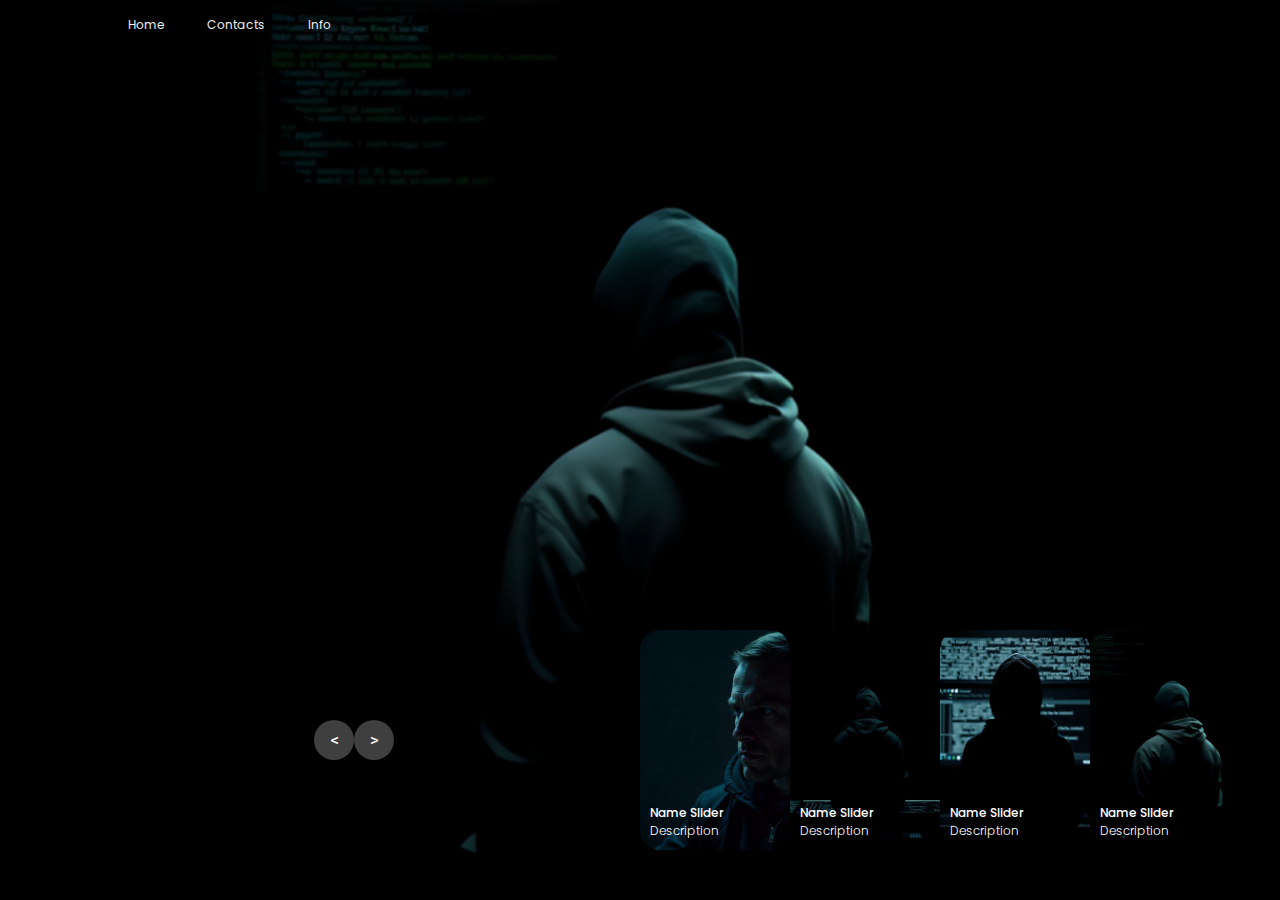
<file: test_fish/index.html>
<!DOCTYPE html>
<html lang="en">
<head>
    <meta charset="UTF-8">
    <meta name="viewport" content="width=device-width, initial-scale=1.0">
    <title>Document</title>
    <link rel="stylesheet" href="style.css">
</head>
<body>
    <header>
        <nav>
            <a href="">Home</a>
            <a href="">Contacts</a>
            <a href="">Info</a>
        </nav>
    </header>

    <!-- carousel -->
    <div class="carousel">
        <!-- list item -->
        <div class="list">
            <div class="item">
                <img src="image/jacker00%20(4)%20(1).png">
                <div class="content">
                    <div class="author">Rasteen</div>
                    <div class="topic">Phishing</div>
                    <div class="title">Creation Training</div>
                    
                    <div class="des">
                        <!-- lorem 50 -->
                       Disclaimer:
                        This website is for educational purposes only. 
                    </div>
                    <div class="buttons">
                        
                        <button onclick="window.location.href='on_page.html'">SEE MORE</button>
                        <button onclick="window.location.href='on_page.html'">SUBSCRIBE</button>
                    </div>
                </div>
            </div>
            <div class="item">
                <img src="image/jack%20(5).jpeg">
                <div class="content">
                    <div class="author">Rasteen</div>
                    
                    <div class="topic">Cyber Attack</div>
                    <div class="title">Training and Defense Strategies</div>
                    
                    
                    
                    <div class="des">
                        Disclaimer:
                        This website is for educational purposes only. 
                    </div>
                    <div class="buttons">
                        <button onclick="window.location.href='on_page.html'">SEE MORE</button>
                        <button onclick="window.location.href='on_page.html'">SUBSCRIBE</button>
                    </div>
                </div>
            </div>
            <div class="item">
                <img src="image/jacker00%20(1)%20(1).png">
                <div class="content">
                    <div class="author">Rasteen</div>
                    
                    <div class="topic">SMS </div>
                    <div class="title">Attack Training</div>
                    
                    
                    <div class="des">
                        Disclaimer:
                        This website is for educational purposes only. 
                    </div>
                    <div class="buttons">
                        <button onclick="window.location.href='on_page.html'">SEE MORE</button>
                        <button onclick="window.location.href='on_page.html'">SUBSCRIBE</button>
                    </div>
                </div>
            </div>
            <div class="item">
                <img src="image/jacker00%20(2)%20(1)%20(1).png">
                <div class="content">
                    <div class="author">Rasteen</div>
                    
                    <div class="topic">Virus</div>
                    <div class="title">for All Devices</div>
                    
                    <div class="des">
                      Disclaimer:
                        This website is for educational purposes only. 
                    </div>
                    <div class="buttons">
                        <button onclick="window.location.href='on_page.html'">SEE MORE</button>
                        <button onclick="window.location.href='on_page.html'">SUBSCRIBE</button>
                    </div>
                </div>
            </div>
        </div>
        <!-- list thumnail -->
        <div class="thumbnail">
            <div class="item">
                <img src="image/jacker00%20(4)%20(1).png">
                <div class="content">
                    <div class="title">
                        Name Slider
                    </div>
                    <div class="description">
                        Description
                    </div>
                </div>
            </div>
            <div class="item">
                <img src="image/jack%20(5).jpeg">
                <div class="content">
                    <div class="title">
                        Name Slider
                    </div>
                    <div class="description">
                        Description
                    </div>
                </div>
            </div>
            <div class="item">
                <img src="image/jacker00%20(1)%20(1).png">
                <div class="content">
                    <div class="title">
                        Name Slider
                    </div>
                    <div class="description">
                        Description
                    </div>
                </div>
            </div>
            <div class="item">
                <img src="image/jacker00%20(2)%20(1)%20(1).png">
                <div class="content">
                    <div class="title">
                        Name Slider
                    </div>
                    <div class="description">
                        Description
                    </div>
                </div>
            </div>
        </div>
        <!-- next prev -->

        <div class="arrows">
            <button id="prev"><</button>
            <button id="next">></button>
        </div>
        <!-- time running -->
        <div class="time"></div>
    </div>

    <script src="app.js"></script>
</body>
</html>
</file>
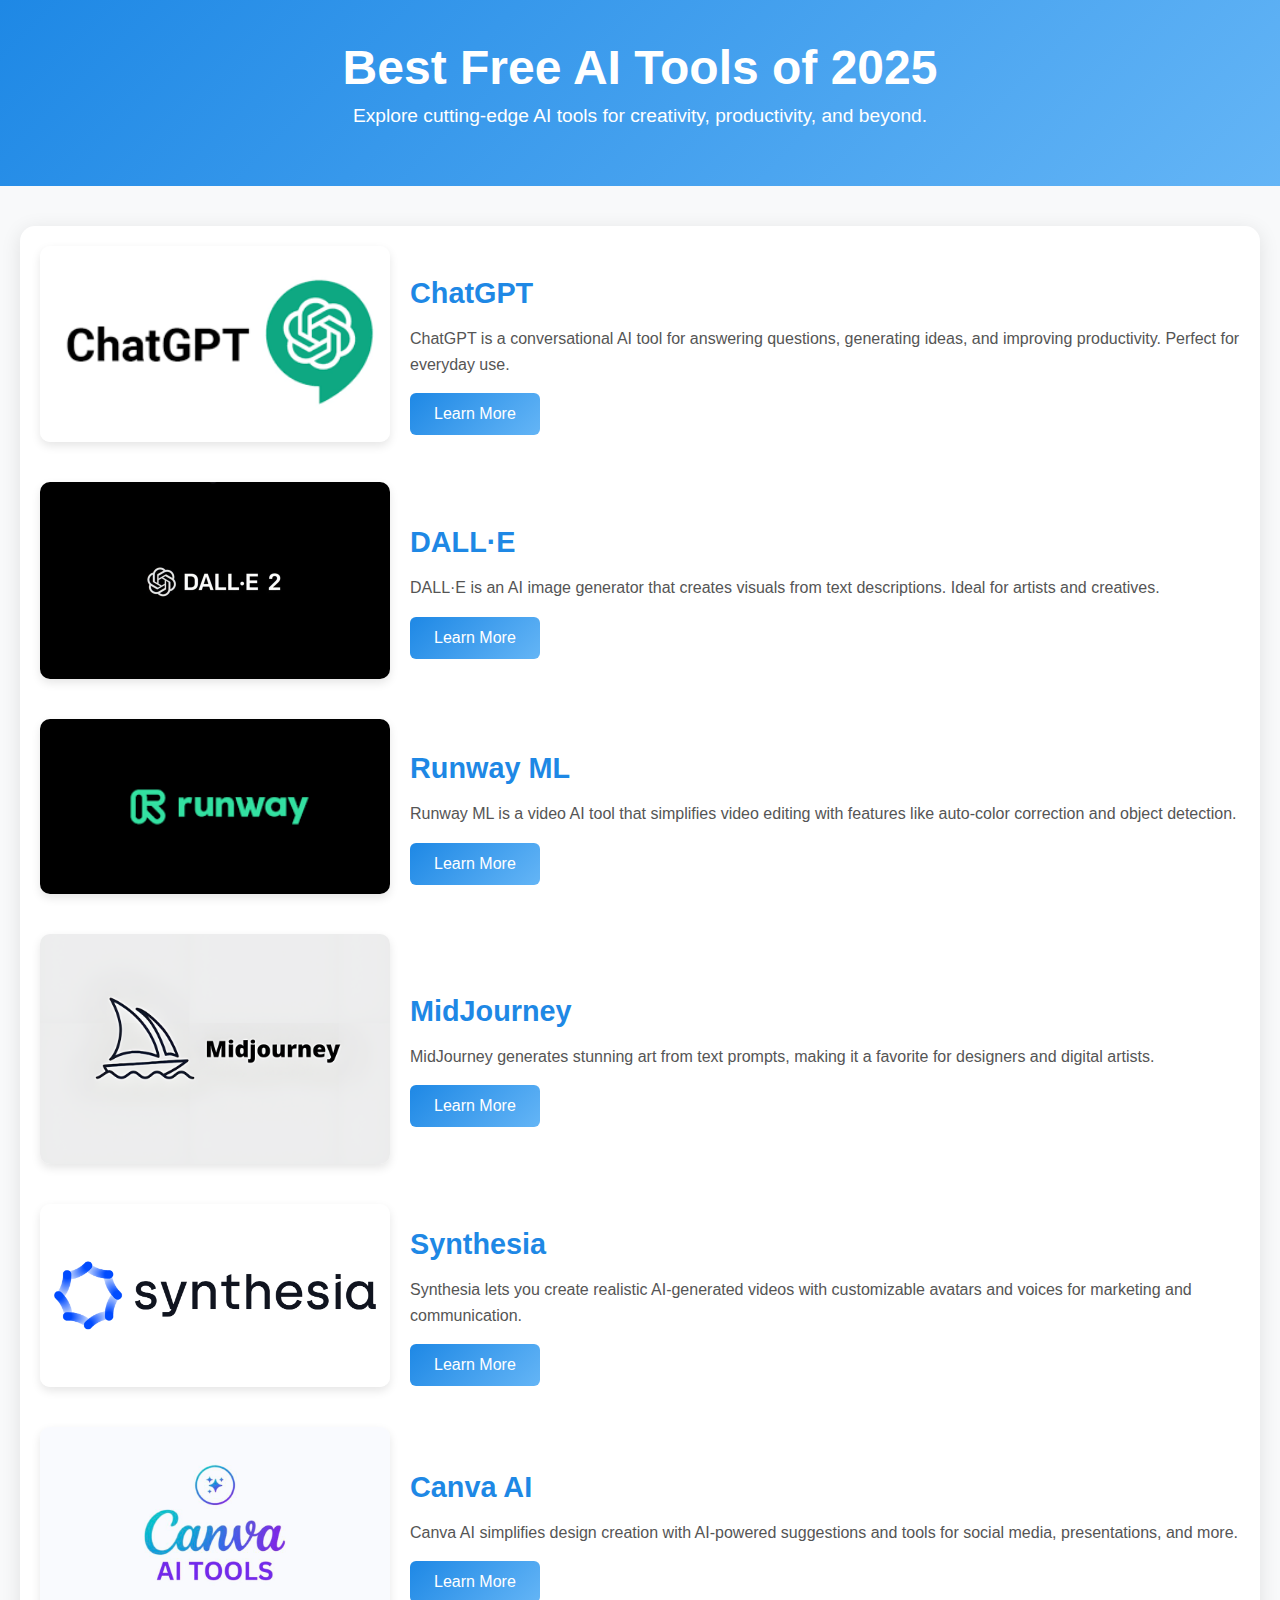
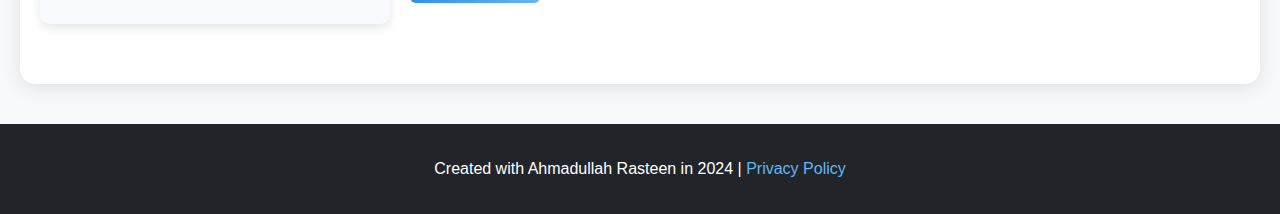
<file: Ai/Ai_web.html>
<!DOCTYPE html>
<html lang="en">
<head>
    <meta charset="UTF-8">
    <meta name="viewport" content="width=device-width, initial-scale=1.0">
    <title>Best Free AI Tools of 2024</title>
    <style>
        body {
            font-family: 'Roboto', sans-serif;
            margin: 0;
            padding: 0;
            background: #f8f9fa; /* Light gray */
            color: #212529;
        }

        header {
            background: linear-gradient(135deg, #1e88e5, #64b5f6); /* Blue gradient */
            color: white;
            padding: 40px 0;
            text-align: center;
        }

        header h1 {
            font-size: 3em;
            margin: 0;
            font-weight: bold;
        }

        header p {
            font-size: 1.2em;
            margin-top: 10px;
            font-weight: 300;
        }

        .container {
            max-width: 1200px;
            margin: 40px auto;
            padding: 20px;
            background-color: white;
            border-radius: 15px;
            box-shadow: 0 4px 20px rgba(0, 0, 0, 0.1);
        }

        .ai-tool {
            margin-bottom: 40px;
            display: flex;
            flex-wrap: wrap;
            gap: 20px;
            align-items: center;
        }

        .ai-tool img {
            width: 100%;
            max-width: 350px;
            height: auto;
            border-radius: 10px;
            box-shadow: 0 4px 10px rgba(0, 0, 0, 0.1);
        }

        .ai-tool-content {
            flex: 1;
            min-width: 300px;
        }

        .ai-tool-content h2 {
            font-size: 1.8em;
            margin-bottom: 10px;
            color: #1e88e5; /* Blue text */
        }

        .ai-tool-content p {
            line-height: 1.6;
            font-size: 1em;
            color: #555;
        }

        .btn {
            display: inline-block;
            padding: 12px 24px;
            font-size: 1em;
            color: white;
            background: linear-gradient(135deg, #1e88e5, #64b5f6); /* Blue gradient */
            border: none;
            border-radius: 6px;
            text-decoration: none;
            font-weight: 500;
            transition: background 0.3s ease, transform 0.2s;
        }

        .btn:hover {
            background: linear-gradient(135deg, #64b5f6, #1e88e5); /* Inverted gradient on hover */
            transform: scale(1.05);
        }

        footer {
            text-align: center;
            padding: 20px;
            background: #212529;
            color: white;
        }

        footer a {
            color: #64b5f6; /* Lighter blue */
            text-decoration: none;
        }

        footer a:hover {
            text-decoration: underline;
        }
    </style>
</head>
<body>
    <header>
        <h1>Best Free AI Tools of 2025</h1>
        <p>Explore cutting-edge AI tools for creativity, productivity, and beyond.</p>
    </header>

    <div class="container">
        <!-- AI Tool 1: ChatGPT -->
        <div class="ai-tool">
            <img src="images%20(1).png" alt="ChatGPT AI">
            <div class="ai-tool-content">
                <h2>ChatGPT</h2>
                <p>ChatGPT is a conversational AI tool for answering questions, generating ideas, and improving productivity. Perfect for everyday use.</p>
                <a href="https://openai.com/chatgpt" target="_blank" class="btn">Learn More</a>
            </div>
        </div>

        <!-- AI Tool 2: DALL·E -->
        <div class="ai-tool">
            <img src="dale.jpg" alt="DALL·E AI">
            <div class="ai-tool-content">
                <h2>DALL·E</h2>
                <p>DALL·E is an AI image generator that creates visuals from text descriptions. Ideal for artists and creatives.</p>
                <a href="https://openai.com/dall-e" target="_blank" class="btn">Learn More</a>
            </div>
        </div>

        <!-- AI Tool 3: Runway ML -->
        <div class="ai-tool">
            <img src="image3.png" alt="Runway ML AI">
            <div class="ai-tool-content">
                <h2>Runway ML</h2>
                <p>Runway ML is a video AI tool that simplifies video editing with features like auto-color correction and object detection.</p>
                <a href="https://runwayml.com/" target="_blank" class="btn">Learn More</a>
            </div>
        </div>

        <!-- AI Tool 4: MidJourney -->
        <div class="ai-tool">
            <img src="midjourney.png" alt="MidJourney AI">
            <div class="ai-tool-content">
                <h2>MidJourney</h2>
                <p>MidJourney generates stunning art from text prompts, making it a favorite for designers and digital artists.</p>
                <a href="https://midjourney.com/" target="_blank" class="btn">Learn More</a>
            </div>
        </div>

        <!-- AI Tool 5: Synthesia -->
        <div class="ai-tool">
            <img src="image4.jpg" alt="Synthesia AI">
            <div class="ai-tool-content">
                <h2>Synthesia</h2>
                <p>Synthesia lets you create realistic AI-generated videos with customizable avatars and voices for marketing and communication.</p>
                <a href="https://www.synthesia.io/" target="_blank" class="btn">Learn More</a>
            </div>
        </div>

        <!-- AI Tool 6: Canva AI -->
        <div class="ai-tool">
            <img src="canva.jpeg" alt="Canva AI">
            <div class="ai-tool-content">
                <h2>Canva AI</h2>
                <p>Canva AI simplifies design creation with AI-powered suggestions and tools for social media, presentations, and more.</p>
                <a href="https://www.canva.com/" target="_blank" class="btn">Learn More</a>
            </div>
        </div>
    </div>

    <footer>
        <p>Created with Ahmadullah Rasteen in 2024 | <a href="#">Privacy Policy</a></p>
    </footer>
</body>
</html>
</file>
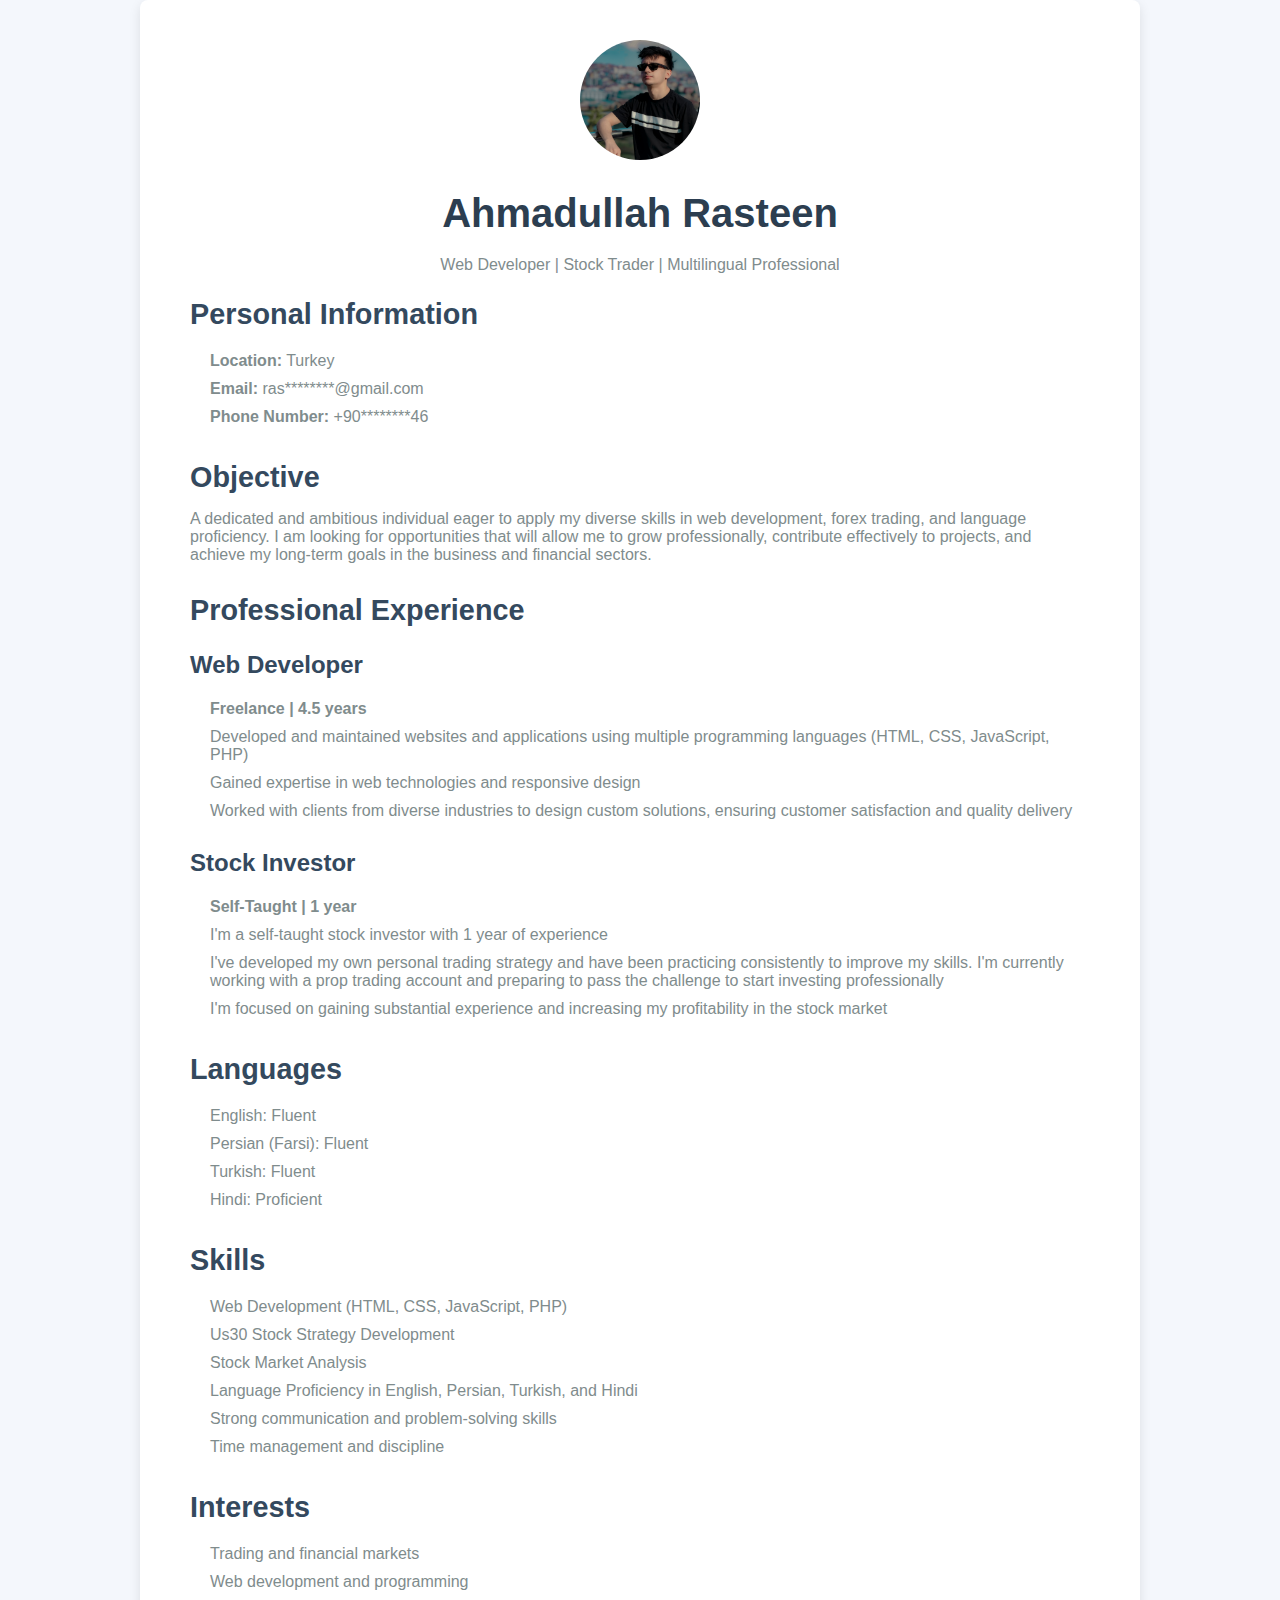
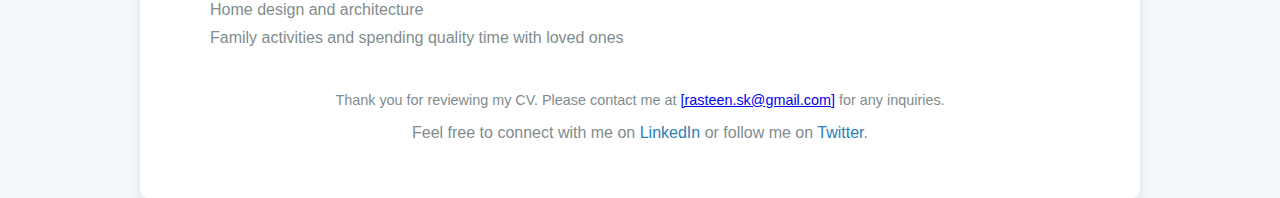
<file: cv/cv.html>
<!DOCTYPE html>
<html lang="en">
<head>
    <meta charset="UTF-8">
    <meta name="viewport" content="width=device-width, initial-scale=1.0">
    <title>Ahmadullah Rasteen's CV</title>
    <style>
        body {
            font-family: 'Arial', sans-serif;
            margin: 0;
            padding: 0;
            background-color: #f4f7fc;
        }

        .container {
            max-width: 900px;
            margin: 0 auto;
            background-color: #fff;
            padding: 40px 50px;
            box-shadow: 0 4px 12px rgba(0, 0, 0, 0.1);
            border-radius: 8px;
            overflow: hidden;
        }

        h1 {
            font-size: 2.5em;
            color: #2c3e50;
            text-align: center;
            margin-bottom: 20px;
        }

        h2 {
            font-size: 1.8em;
            color: #34495e;
            margin-bottom: 10px;
        }

        h3 {
            font-size: 1.5em;
            color: #34495e;
            margin-bottom: 10px;
        }

        p, ul {
            font-size: 1em;
            color: #7f8c8d;
        }

        ul {
            list-style-type: none;
            padding-left: 0;
        }

        ul li {
            padding: 5px 0;
        }

        .section {
            margin-bottom: 30px;
        }

        .section ul {
            padding-left: 20px;
        }

        .footer {
            text-align: center;
            font-size: 0.9em;
            margin-top: 40px;
            color: #95a5a6;
        }

        .contact-info {
            font-size: 1em;
            color: #34495e;
            text-align: center;
            margin-top: 10px;
        }

        .contact-info a {
            color: #2980b9;
            text-decoration: none;
        }

        .contact-info a:hover {
            text-decoration: underline;
        }

        .header {
            text-align: center;
            margin-bottom: 20px;
        }

        .header img {
            border-radius: 50%;
            width: 120px;
            height: 120px;
            object-fit: cover;
        }
    </style>
</head>
<body>

    <div class="container">
        <div class="header">
            <!-- Add your photo here -->
            <img src="me44.jpg" alt="Profile Picture">
            <h1>Ahmadullah Rasteen</h1>
            <p>Web Developer | Stock Trader | Multilingual Professional</p>
        </div>

        <div class="section">
            <h2>Personal Information</h2>
            <ul>
               <!-- <li><strong>Age:</strong> 18</li>-->
                <li><strong>Location:</strong> Turkey</li>
                <li><strong>Email:</strong> ras********@gmail.com</li>
                <li><strong>Phone Number:</strong> +90********46</li>
            </ul>
        </div>

        <div class="section">
            <h2>Objective</h2>
            <p>A dedicated and ambitious individual eager to apply my diverse skills in web development, forex trading, and language proficiency. I am looking for opportunities that will allow me to grow professionally, contribute effectively to projects, and achieve my long-term goals in the business and financial sectors.</p>
        </div>
<!--
        <div class="section">
            <h2>Education</h2>
            <ul>
                <li><strong>High School Diploma:</strong> [Year of Graduation]</li>
                <li><strong>School Name:</strong> [School Name], [Location]</li>
                <li><strong>Achievements:</strong> [List any notable achievements, awards, or extracurricular activities if applicable]</li>
            </ul>
        </div>
-->
        <div class="section">
            <h2>Professional Experience</h2>
            <h3>Web Developer</h3>
            <ul>
                <li><strong>Freelance | 4.5 years</strong></li>
                <li>Developed and maintained websites and applications using multiple programming languages (HTML, CSS, JavaScript, PHP)</li>
                <li>Gained expertise in web technologies and responsive design</li>
                <li>Worked with clients from diverse industries to design custom solutions, ensuring customer satisfaction and quality delivery</li>
            </ul>

            <h3>Stock Investor</h3>
            <ul>
                <li><strong>Self-Taught | 1 year</strong></li>
                <li>I'm a self-taught stock investor with 1 year of experience</li>
                <li>I've developed my own personal trading strategy and have been practicing consistently to improve my skills. I'm currently working with a prop trading account and preparing to pass the challenge to start investing professionally</li>
                <li>I'm focused on gaining substantial experience and increasing my profitability in the stock market</li>
            </ul>
        </div>

        <div class="section">
            <h2>Languages</h2>
            <ul>
                <li>English: Fluent</li>
                <li>Persian (Farsi): Fluent</li>
                <li>Turkish: Fluent</li>
                <li>Hindi: Proficient</li>
            </ul>
        </div>

        <div class="section">
            <h2>Skills</h2>
            <ul>
                <li>Web Development (HTML, CSS, JavaScript, PHP)</li>
                <li>Us30 Stock Strategy Development</li>
                <li>Stock Market Analysis</li>
                <li>Language Proficiency in English, Persian, Turkish, and Hindi</li>
                <li>Strong communication and problem-solving skills</li>
                <li>Time management and discipline</li>
            </ul>
        </div>
<!--
        <div class="section">
            <h2>Certifications & Courses</h2>
            <ul>
                <li>[Insert any relevant certifications, online courses, or workshops you've attended]</li>
            </ul>
        </div>
-->
        <div class="section">
            <h2>Interests</h2>
            <ul>
                <li>Trading and financial markets</li>
                <li>Web development and programming</li>
                <li>Home design and architecture</li>
                <li>Family activities and spending quality time with loved ones</li>
            </ul>
        </div>

        <div class="footer">
            <p>Thank you for reviewing my CV. Please contact me at <a href="mailto:[rasteen.sk@gmail.com]">[rasteen.sk@gmail.com]</a> for any inquiries.</p>
        </div>

        <div class="contact-info">
            <p>Feel free to connect with me on <a href="https://www.linkedin.com/" target="_blank">LinkedIn</a> or follow me on <a href="https://www.twitter.com/" target="_blank">Twitter</a>.</p>
        </div>
    </div>

</body>
</html>
</file>
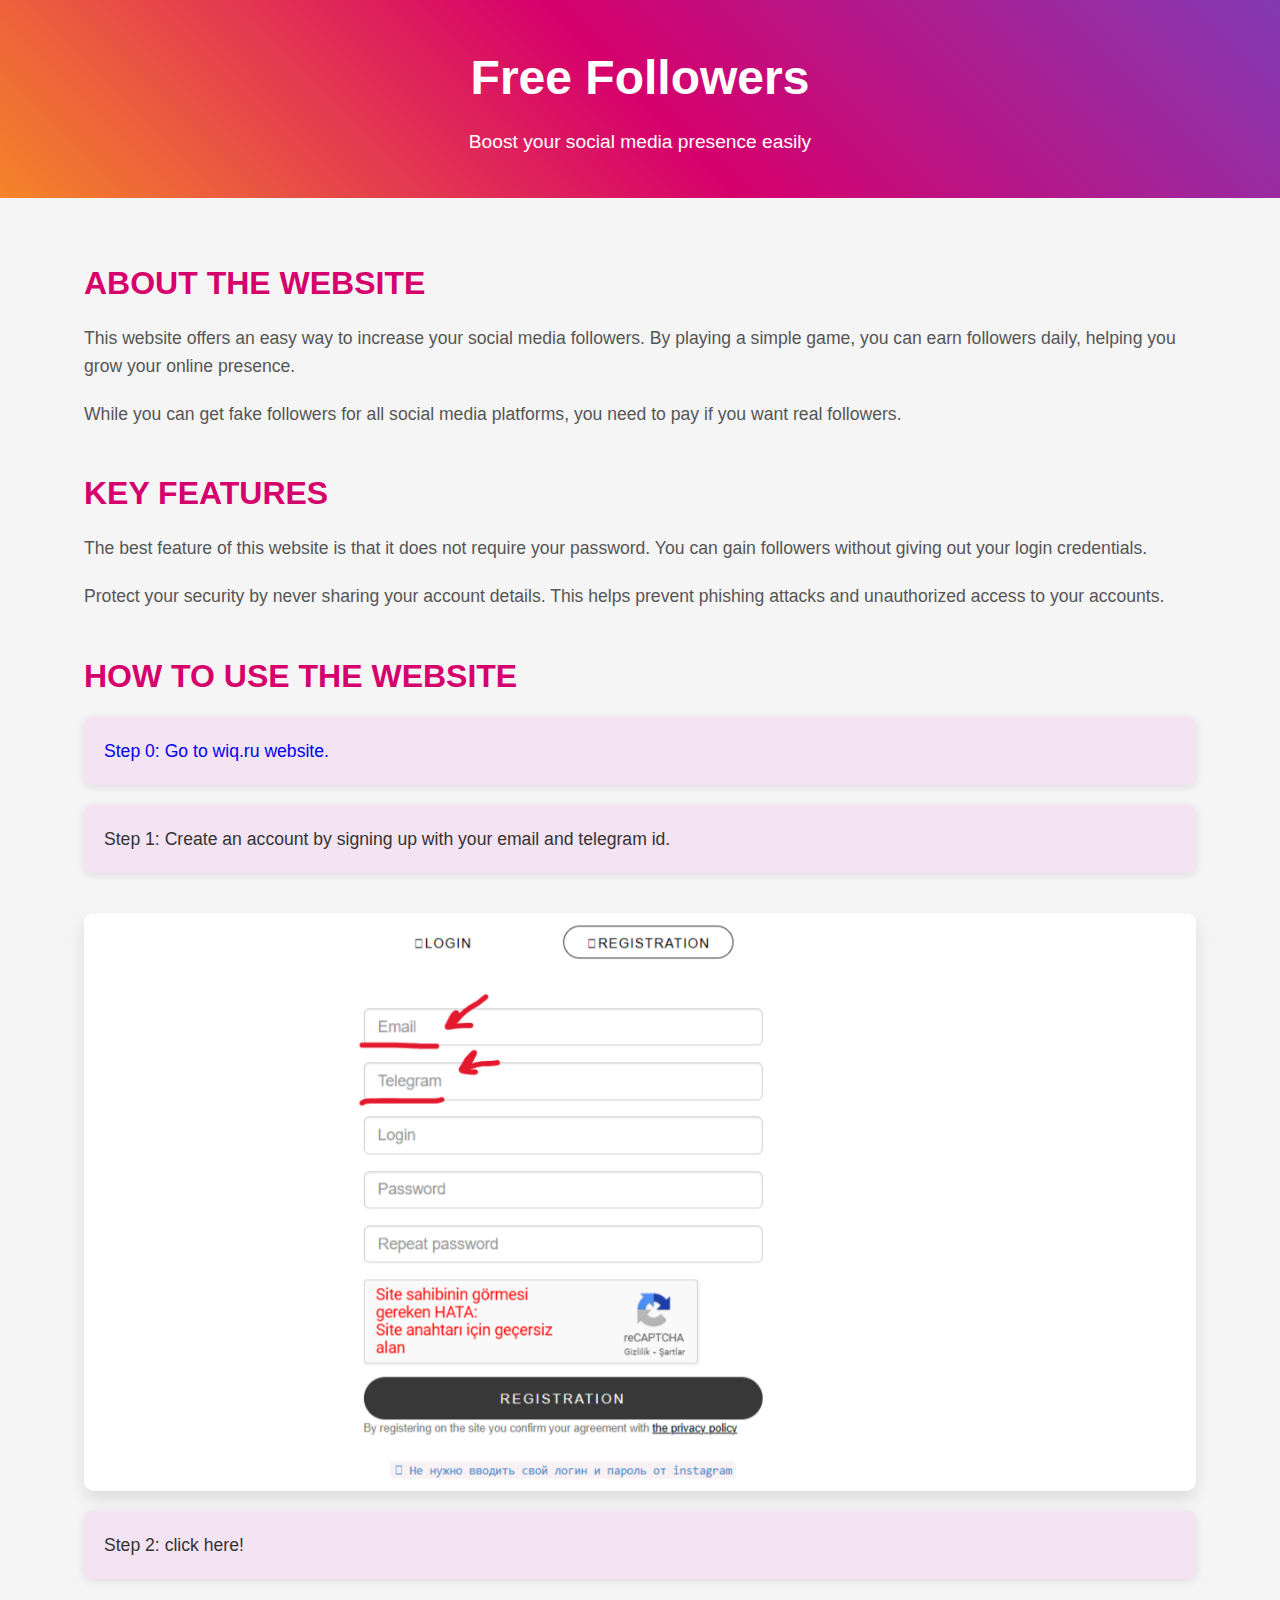
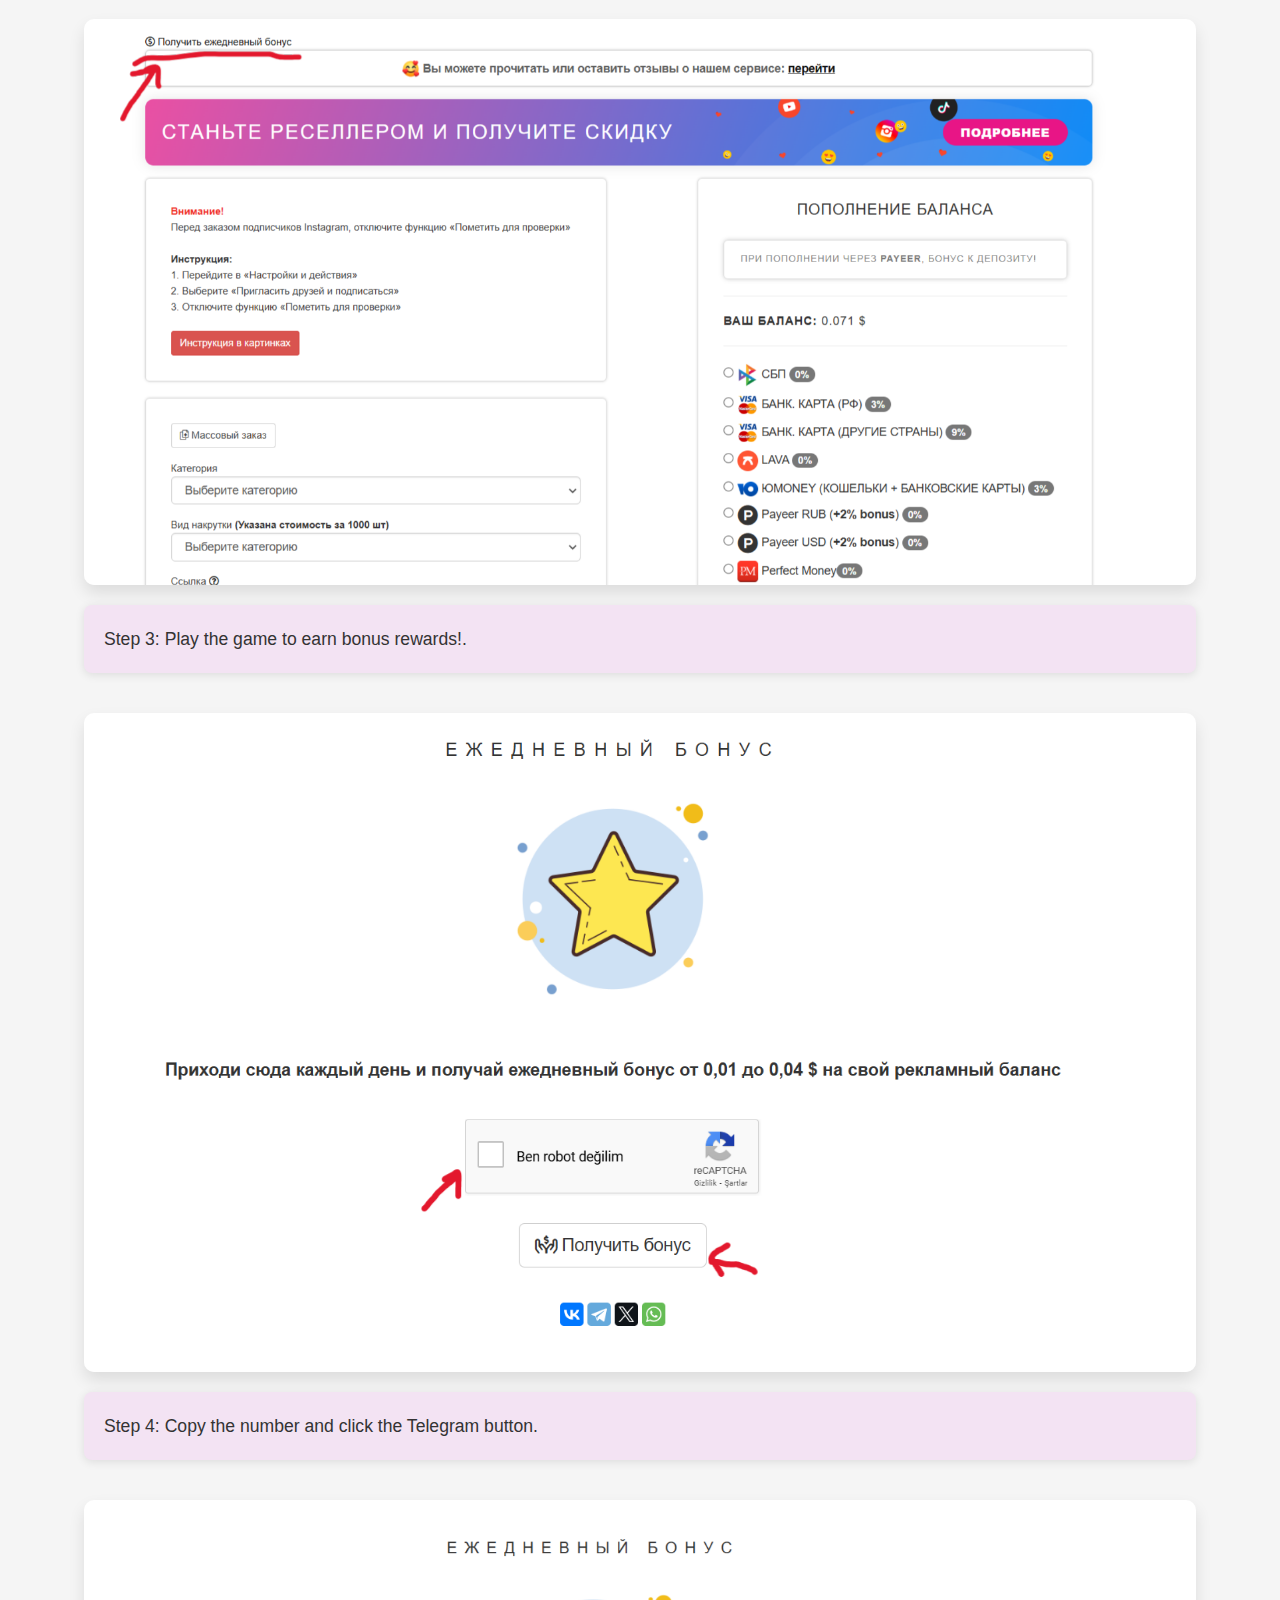
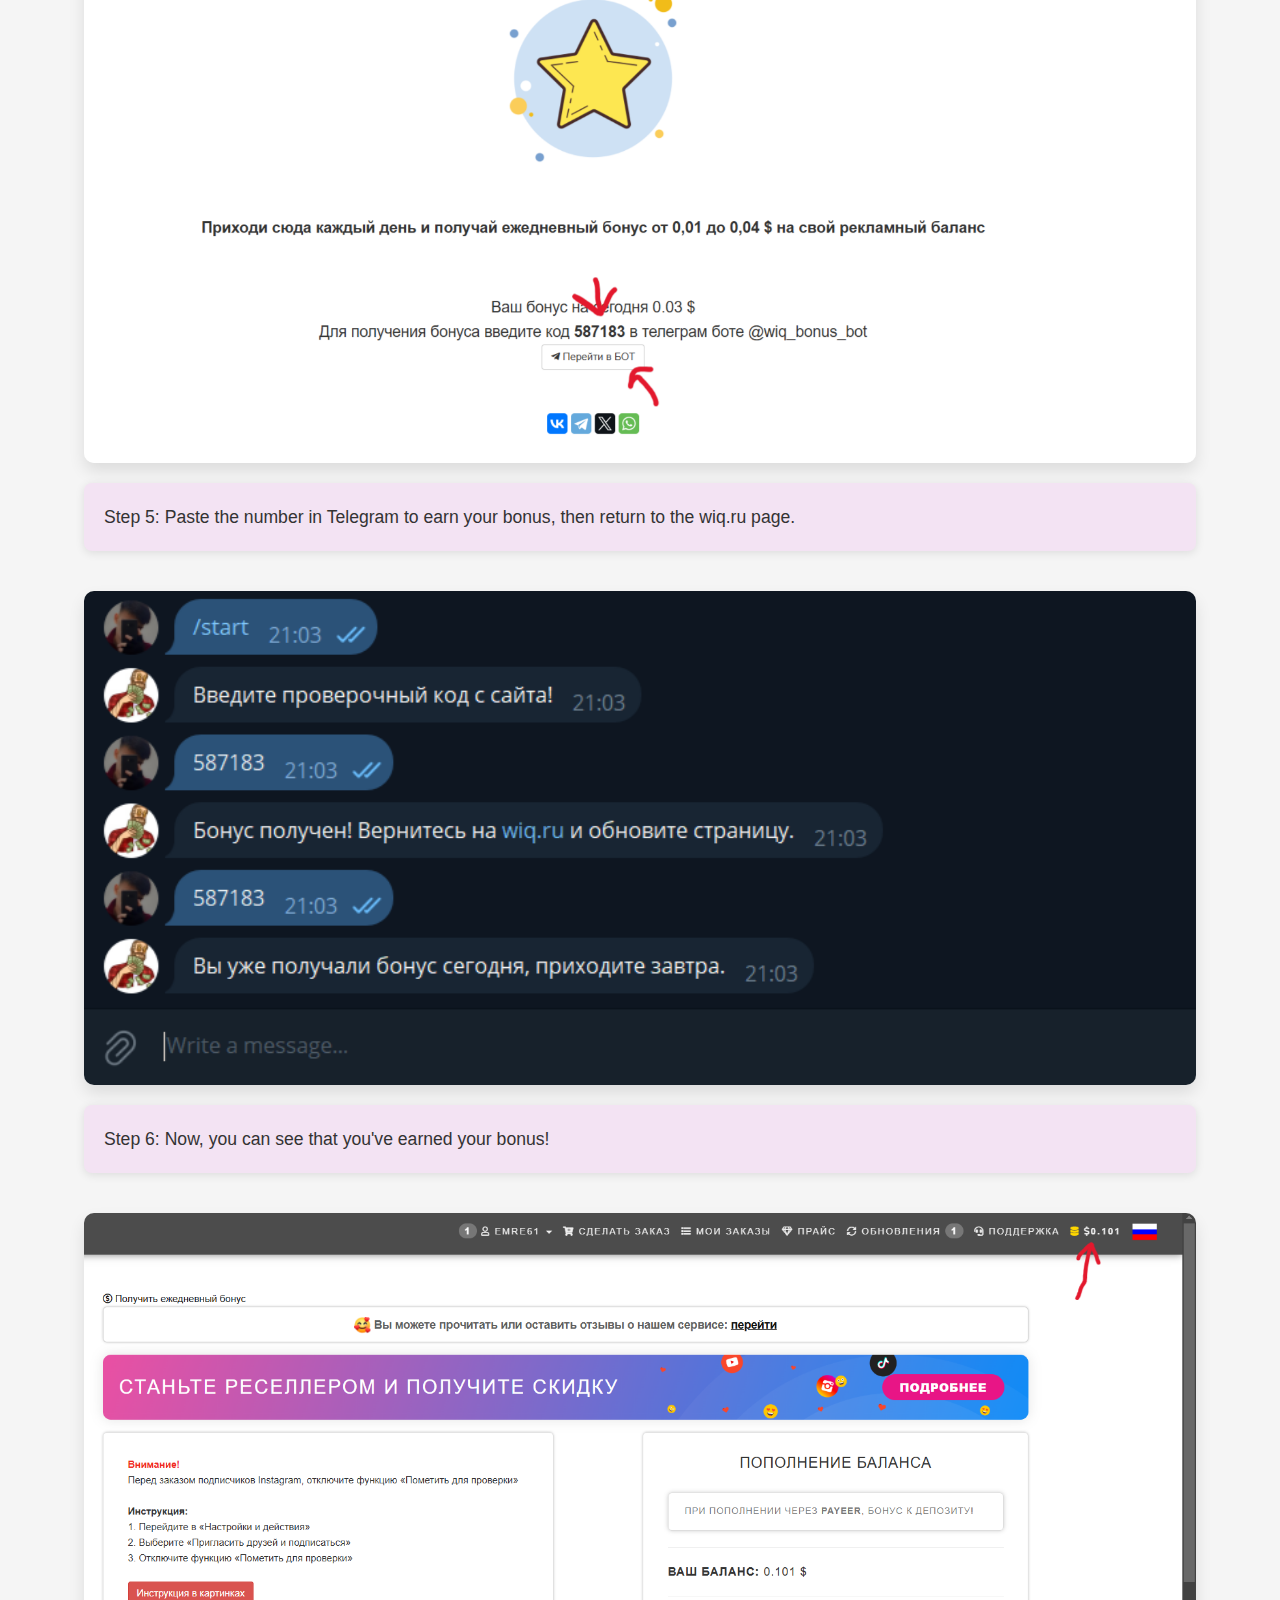
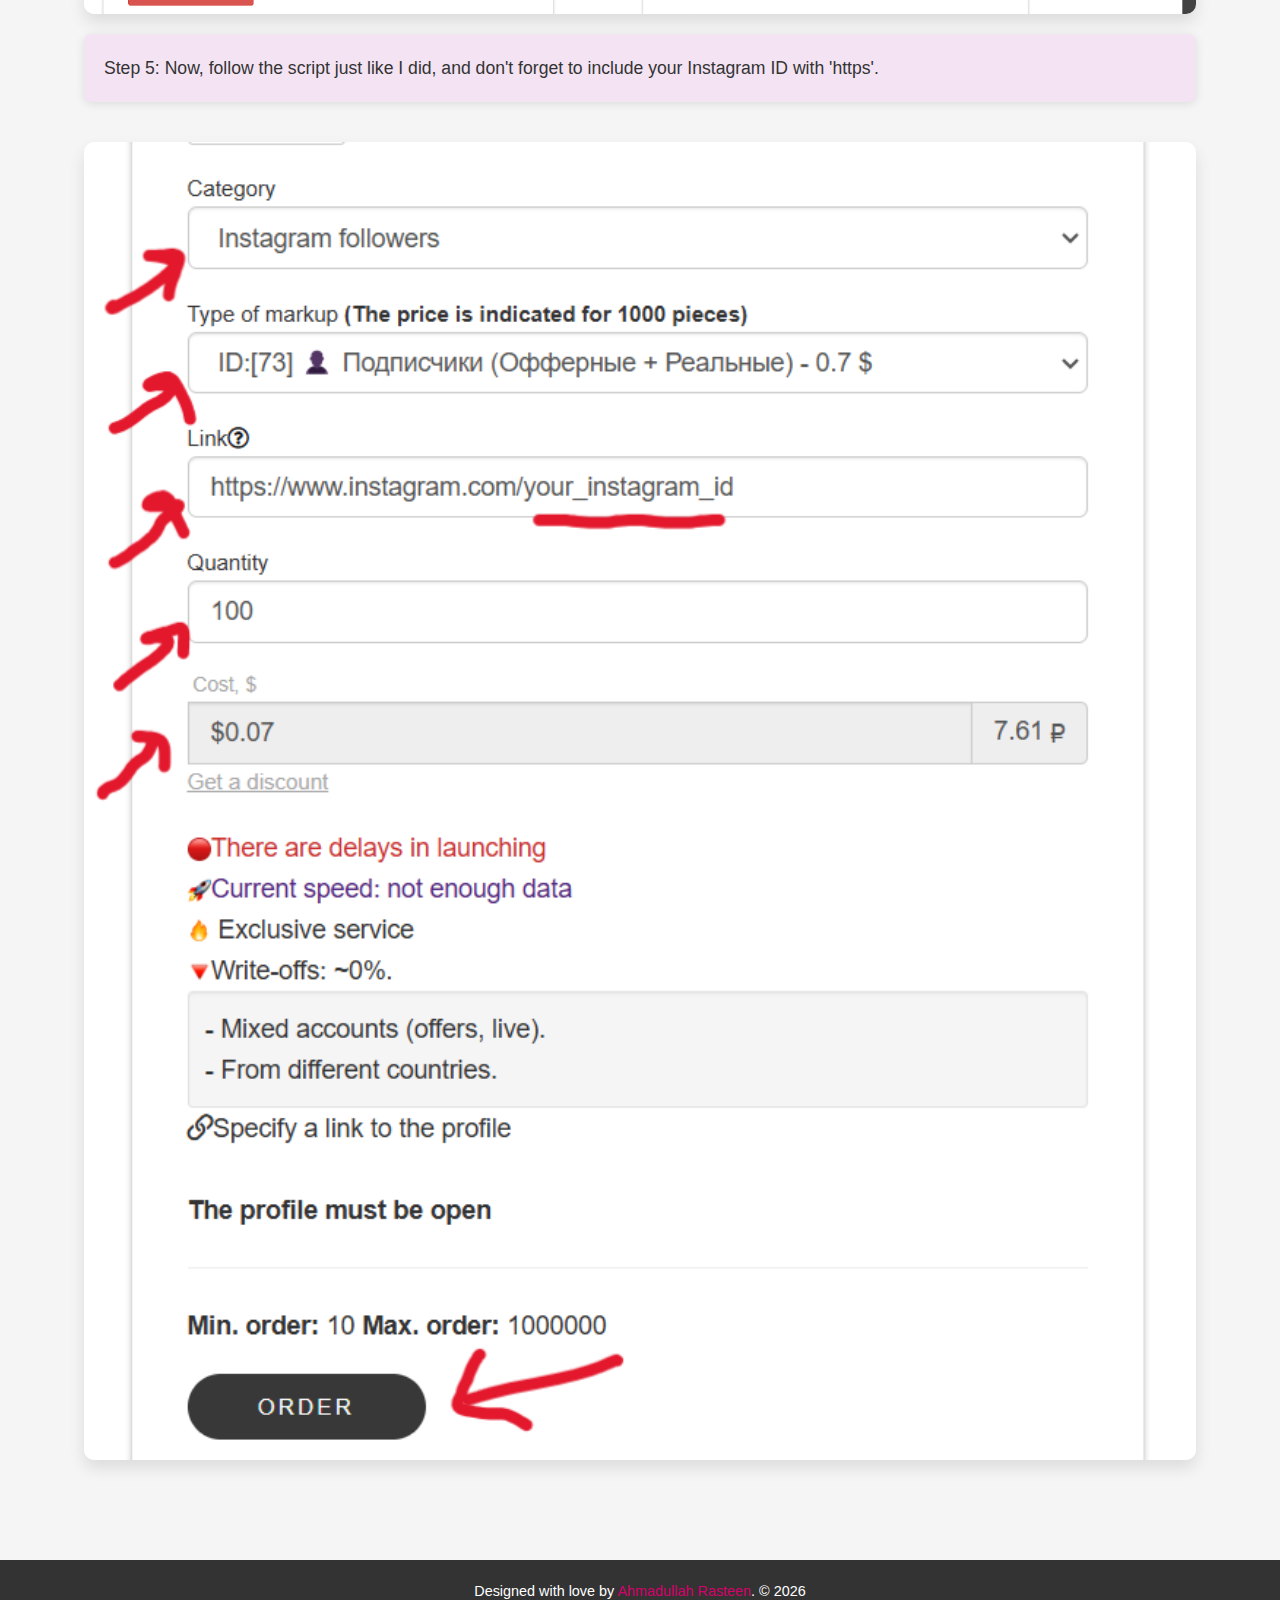
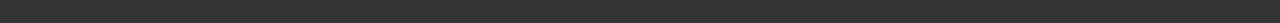
<file: followers/followers.html>
<!DOCTYPE html>
<html lang="en">
<head>
    <meta charset="UTF-8">
    <meta name="viewport" content="width=device-width, initial-scale=1.0">
    <title>Free Followers</title>
    <style>
        /* Global Styles */
        * {
            margin: 0;
            padding: 0;
            box-sizing: border-box;
        }

        body {
            font-family: 'Segoe UI', Tahoma, Geneva, Verdana, sans-serif;
            background-color: #f5f5f5;
            color: #333;
            line-height: 1.6;
            display: flex;
            flex-direction: column;
            justify-content: space-between;
            min-height: 100vh;
        }

        header {
            background: linear-gradient(45deg, #F58529, #D6006C, #833AB4); /* Instagram gradient colors */
            color: white;
            text-align: center;
            padding: 40px 20px;
        }

        header h1 {
            font-size: 3em;
            margin-bottom: 10px;
        }

        header p {
            font-size: 1.2em;
            margin-top: 5px;
        }

        .container {
            width: 90%;
            max-width: 1200px;
            margin: 40px auto;
            padding: 20px;
        }

        .section {
            margin-bottom: 40px;
        }

        .section h2 {
            color: #D6006C; /* Instagram pink color */
            font-size: 2em;
            margin-bottom: 15px;
            text-transform: uppercase;
        }

        .section p {
            font-size: 1.1em;
            color: #555;
            margin-bottom: 20px;
        }

        .images {
            display: flex;
            justify-content: center;
            flex-wrap: wrap;
            gap: 20px;
            margin-top: 20px;
        }

        .images img {
            width: 100%;
            max-width: 350%;
            height: auto;
            border-radius: 10px;
            box-shadow: 0 8px 16px rgba(0, 0, 0, 0.1);
        }

        .steps {
            list-style: none;
            padding: 0;
            display: flex;
            flex-direction: column;
            gap: 20px;
        }

        .steps li {
            background-color: #F3E3F3; /* Light pink */
            padding: 20px;
            border-radius: 8px;
            box-shadow: 0 2px 10px rgba(0, 0, 0, 0.1);
            font-size: 1.1em;
            display: flex;
            
           /* justify-content: space-between; */
            
            align-items: center;
            transition: transform 0.3s ease, box-shadow 0.3s ease;
        }

        .steps li:hover {
            transform: translateY(-5px);
            box-shadow: 0 4px 15px rgba(0, 0, 0, 0.15);
        }

        footer {
            background-color: #333;
            color: white;
            text-align: center;
            padding: 20px;
            font-size: 0.9em;
        }

        footer a {
            color: #D6006C; /* Instagram pink color */
            text-decoration: none;
        }

        footer a:hover {
            text-decoration: underline;
        }

        /* Responsive Styles */
        @media screen and (max-width: 768px) {
            header h1 {
                font-size: 2.5em;
            }

            .section h2 {
                font-size: 1.5em;
            }

            .steps li {
                font-size: 1em;
                flex-direction: column;
                align-items: flex-start;
            }

            .images img {
                max-width: 100%;
            }
        }
    </style>
</head>
<body>
    <header>
        <h1>Free Followers</h1>
        <p>Boost your social media presence easily</p>
    </header>

    <div class="container">
        <div class="section">
            <h2>About the Website</h2>
            <p>
                This website offers an easy way to increase your social media followers. By playing a simple game, you can earn followers daily, helping you grow your online presence.
            </p>
            <p>While you can get fake followers for all social media platforms, you need to pay if you want real followers.</p>
        </div>

        <div class="section">
            <h2>Key Features</h2>
            <p>
                The best feature of this website is that it does not require your password. You can gain followers without giving out your login credentials.
            </p>
            <p>
                Protect your security by never sharing your account details. This helps prevent phishing attacks and unauthorized access to your accounts.
            </p>
        </div>

        <div class="section">
            <h2>How to Use the Website</h2>
            <ul class="steps">
                <a href="https://wiq.ru/" style="text-decoration: none;">
                <li>
                        Step 0: Go to wiq.ru website.

                </li>
                </a>
                
                <li>
                    Step 1: Create an account by signing up with your email and telegram id.
                </li>
                <div class="images">
                    <img src="step1.png" alt="Create Account">
                </div>

                <li>
                    Step 2: click here!
                </li>
                <div class="images">
                    <img src="step2.png" alt="Verify Email">
                </div>

                <li>
                    Step 3: Play the game to earn bonus rewards!.
                </li>
                <div class="images">
                    <img src="step3.png" alt="Login">
                </div>

                <li>
                    Step 4: Copy the number and click the Telegram button.
                </li>
                <div class="images">
                    <img src="step4.png" alt="Explore Dashboard">
                </div>

                <li>
                    Step 5: Paste the number in Telegram to earn your bonus, then return to the wiq.ru page.
                </li>
                <div class="images">
                    <img src="step5.png" alt="Enhance Projects">
                </div>
                
                <li>
                    Step 6: Now, you can see that you've earned your bonus!
                </li>
                <div class="images">
                    <img src="step6.png" alt="Enhance Projects">
                </div>
                
                <li>
                    Step 5: Now, follow the script just like I did, and don't forget to include your Instagram ID with 'https'.
                </li>
                <div class="images">
                    <img src="step7.png" alt="Enhance Projects">
                </div>
                
            </ul>
        </div>
<!--
        <div class="section">
            <h2>Gallery</h2>
            <div class="images">
                <img src="https://via.placeholder.com/350x200" alt="Gallery Image 1">
                <img src="https://via.placeholder.com/350x200" alt="Gallery Image 2">
                <img src="https://via.placeholder.com/350x200" alt="Gallery Image 3">
            </div>
        </div>
-->
        
        
    </div>

    <footer>
        <p>
            Designed with love by <a href="#">Ahmadullah Rasteen</a>. &copy; <span id="year"></span>
        </p>
    </footer>

    <script>
        document.getElementById('year').textContent = new Date().getFullYear();
    </script>
</body>
</html>
</file>
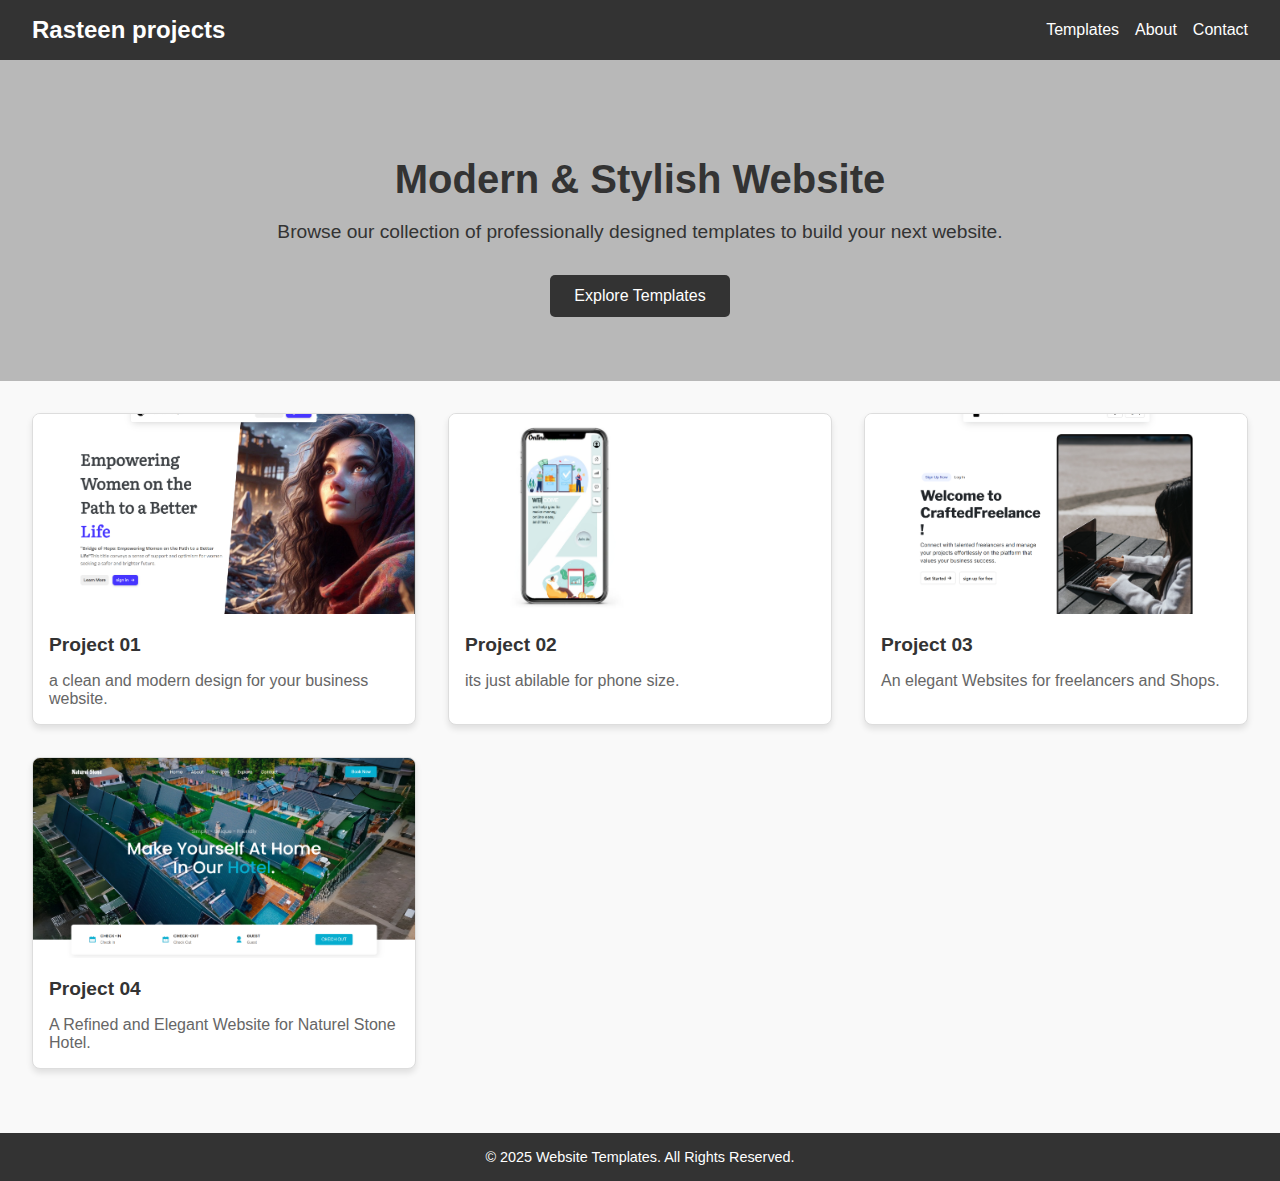
<file: projects/test.html>
<!DOCTYPE html>
<html lang="en">
<head>
    <meta charset="UTF-8">
    <meta name="viewport" content="width=device-width, initial-scale=1.0">
    <title>Website Templates</title>
    <style>
        body {
            margin: 0;
            
            font-family: Arial, sans-serif;
            background-color: #f9f9f9;
            color: #333;
            overflow-y: scroll; 
            overflow-x: hidden;
        }

        header {
            background-color: #333; /* Plain orange color */
            color: white;
            padding: 1rem 2rem;
            display: flex;
            align-items: center;
            justify-content: space-between;
        }

        header h1 {
            margin: 0;
            font-size: 1.5rem;
        }

        header nav {
            display: flex;
            gap: 1rem;
        }

        header nav a {
            color: white;
            text-decoration: none;
            font-size: 1rem;
        }

        header nav a:hover {
            text-decoration: underline;
        }

        .hero {
            text-align: center;
            padding: 4rem 2rem;
            background-color: #b8b8b8;
        }

        .hero h2 {
            font-size: 2.5rem;
            margin-bottom: 1rem;
        }

        .hero p {
            font-size: 1.2rem;
            margin-bottom: 2rem;
        }

        .hero button {
            background-color: #333;
            color: white;
            border: none;
            padding: 0.75rem 1.5rem;
            font-size: 1rem;
            cursor: pointer;
            border-radius: 5px;
        }

        .hero button:hover {
            background-color: #262525;
        }

        .templates {
            display: grid;
            grid-template-columns: repeat(auto-fit, minmax(300px, 1fr));
            gap: 2rem;
            padding: 2rem;
        }

        .template-card {
            background-color: white;
            border: 1px solid #ddd;
            border-radius: 8px;
            box-shadow: 0 4px 6px rgba(0, 0, 0, 0.1);
            overflow: hidden;
            transition: transform 0.3s ease;
        }

        .template-card:hover {
            transform: translateY(-5px);
        }

        .template-card img {
            width: 100%;
            height: 200px;
            object-fit: cover;
        }

        .template-card h3 {
            padding: 1rem;
            margin: 0;
            font-size: 1.2rem;
        }

        .template-card p {
            padding: 0 1rem 1rem;
            margin: 0;
            color: #666;
        }

        .template-card a {
            display: block;
            text-decoration: none;
            color: inherit;
        }

        footer {
            background-color: #333;
            color: white;
            text-align: center;
            padding: 1rem;
            font-size: 0.9rem;
            margin-top: 2rem;
        }
        
        
        
        
        
        
        
        
        
        #sizefone{
            width: 230px;
        }
    </style>
</head>
<body>
    <header>
        <h1>Rasteen projects</h1>
        <nav>
            <a href="#sizefone">Templates</a>
            <a href="../index.html">About</a>
            <a href="#">Contact</a>
        </nav>
    </header>

    <section class="hero">
        <h2>Modern & Stylish Website </h2>
        <p>Browse our collection of professionally designed templates to build your next website.</p>
        <button>Explore Templates</button>
    </section>

    <section id="templates" class="templates">
        <div class="template-card">
            <a href="https://q30fytnjheb1qotg.umso.co">
                <img src="test1photo.png" alt="Template 1">
                <h3>Project 01</h3>
                <p>a clean and modern design for your business website.</p>
            </a>
        </div>

        <div class="template-card">
            <a href="https://devoloperrs.github.io/IncomeMONEYonline/">
                <img src="photo4.jpg" alt="Template 2" id="sizefone">
                <h3>Project 02</h3>
                <p>its just abilable for phone size.</p>
            </a>
        </div>

        <div class="template-card">
            <a href="project3.html">
                <img src="testphoto6.png" alt="Template 3">
                <h3>Project 03</h3>
                <p>An elegant Websites for freelancers and Shops.</p>
            </a>
        </div>
        <div class="template-card">
            <a href="https://devoloperrs.github.io/testBunga1/">
                <img src="hotel_1.png" alt="Template 3">
                <h3>Project 04</h3>
                <p>A Refined and Elegant Website for Naturel Stone Hotel.</p>
                
            </a>
        </div>
    </section>

    <footer>
        &copy; 2025 Website Templates. All Rights Reserved.
    </footer>
</body>
</html>
</file>
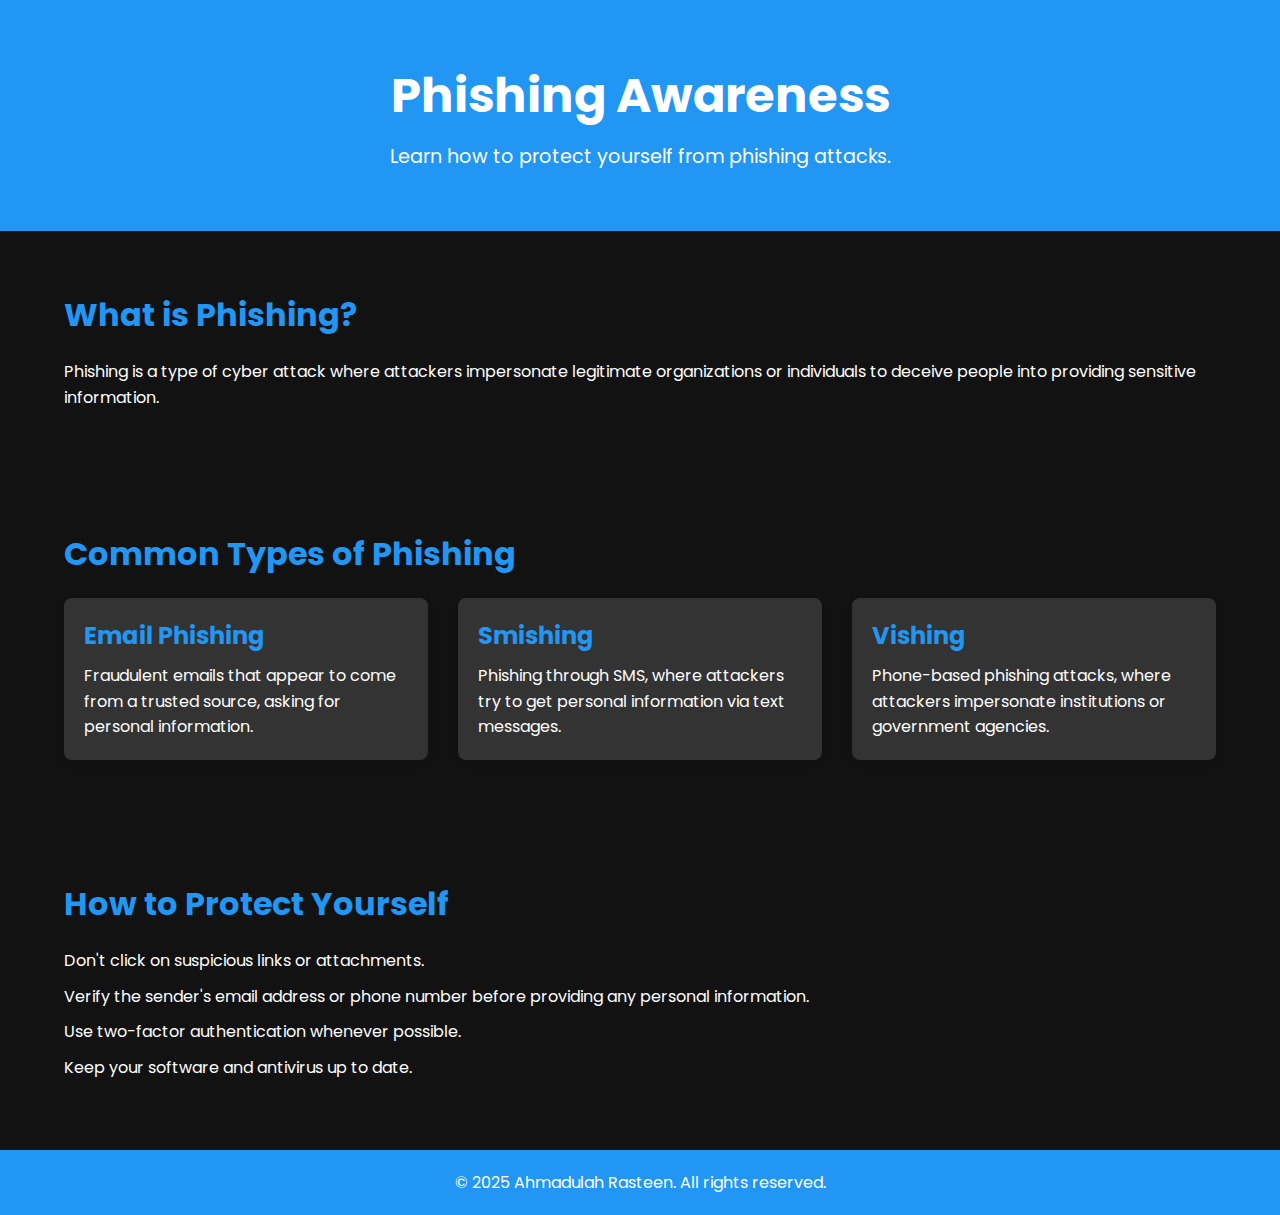
<file: test_fish/on_page.html>
<!DOCTYPE html>
<html lang="en">
<head>
  <meta charset="UTF-8">
  <meta name="viewport" content="width=device-width, initial-scale=1.0">
  <meta http-equiv="X-UA-Compatible" content="ie=edge">
  <title>Phishing Awareness</title>
  <link href="https://fonts.googleapis.com/css2?family=Poppins:wght@300;400;600&display=swap" rel="stylesheet"> <!-- Google Font Link -->
  <style>
    * {
      margin: 0;
      padding: 0;
      box-sizing: border-box;
    }

    body {
      font-family: 'Poppins', sans-serif; /* Trendy font */
      background-color: #121212;
      color: #fff;
    }

    .container {
      width: 90%;
      max-width: 1200px;
      margin: 0 auto;
    }

    .header {
      background: #2196F3;
      color: #fff;
      padding: 60px 0;
      text-align: center;
    }

    .title {
      font-size: 3rem;
      margin-bottom: 10px;
    }

    .subtitle {
      font-size: 1.2rem;
    }

    .section {
      padding: 60px 0;
    }

    .section h2 {
      font-size: 2rem;
      margin-bottom: 20px;
      color: #2196F3; /* Consistent color for headings */
    }

    .section p, .section ul {
      font-size: 1rem;
      line-height: 1.6;
    }

    .grid {
      display: grid;
      grid-template-columns: 1fr 1fr 1fr;
      gap: 30px;
    }

    .card {
      background: #333;
      padding: 20px;
      border-radius: 8px;
      box-shadow: 0 4px 8px rgba(0, 0, 0, 0.1);
    }

    .card h3 {
      font-size: 1.5rem;
      margin-bottom: 10px;
      color: #2196F3;
    }

    .card p {
      font-size: 1rem;
      color: #fff;
    }

    .footer {
      background: #2196F3;
      color: white;
      text-align: center;
      padding: 20px 0;
    }

    .footer p {
      font-size: 1rem;
    }

    ul {
      list-style-type: none;
    }

    ul li {
      font-size: 1rem;
      margin-bottom: 10px;
    }

    @media (max-width: 768px) {
      .grid {
        grid-template-columns: 1fr;
      }
    }
  </style>
</head>
<body>
  <header class="header">
    <div class="container">
      <h1 class="title">Phishing Awareness</h1>
      <p class="subtitle">Learn how to protect yourself from phishing attacks.</p>
    </div>
  </header>
  
  <section class="section intro">
    <div class="container">
      <h2>What is Phishing?</h2>
      <p>Phishing is a type of cyber attack where attackers impersonate legitimate organizations or individuals to deceive people into providing sensitive information.</p>
    </div>
  </section>

  <section class="section types">
    <div class="container">
      <h2>Common Types of Phishing</h2>
      <div class="grid">
        <div class="card">
          <h3>Email Phishing</h3>
          <p>Fraudulent emails that appear to come from a trusted source, asking for personal information.</p>
        </div>
        <div class="card">
          <h3>Smishing</h3>
          <p>Phishing through SMS, where attackers try to get personal information via text messages.</p>
        </div>
        <div class="card">
          <h3>Vishing</h3>
          <p>Phone-based phishing attacks, where attackers impersonate institutions or government agencies.</p>
        </div>
      </div>
    </div>
  </section>

  <section class="section protection">
    <div class="container">
      <h2>How to Protect Yourself</h2>
      <ul>
        <li>Don't click on suspicious links or attachments.</li>
        <li>Verify the sender's email address or phone number before providing any personal information.</li>
        <li>Use two-factor authentication whenever possible.</li>
        <li>Keep your software and antivirus up to date.</li>
      </ul>
    </div>
  </section>

  <footer class="footer">
    <div class="container">
      <p>&copy; 2025 Ahmadulah Rasteen. All rights reserved.</p>
    </div>
  </footer>
</body>
</html>
</file>
<file: test_fish/style.css>
@import url('https://fonts.googleapis.com/css2?family=Poppins:ital,wght@0,100;0,200;0,300;0,400;0,500;0,600;0,700;0,800;0,900;1,100;1,200;1,300;1,400;1,500;1,600;1,700;1,800;1,900&display=swap');
body{
    margin: 0;
    background-color: #000;
    color: #eee;
    font-family: Poppins;
    font-size: 12px;
     overflow-y: hidden;
}
a{
    text-decoration: none;
}
header{
    width: 1140px;
    max-width: 80%;
    margin: auto;
    height: 50px;
    display: flex;
    align-items: center;
    position: relative;
    z-index: 100;
}
header a{
    color: #eee;
    margin-right: 40px;
}
/* carousel */
.carousel{
    height: 100vh;
    margin-top: -50px;
    width: 100vw;
    overflow: hidden;
    position: relative;
}
.carousel .list .item{
    width: 100%;
    height: 100%;
    position: absolute;
    inset: 0 0 0 0;
}
.carousel .list .item img{
    width: 100%;
    height: 100%;
    object-fit: cover;
}
.carousel .list .item .content{
    position: absolute;
    top: 20%;
    width: 1140px;
    max-width: 80%;
    left: 50%;
    transform: translateX(-50%);
    padding-right: 30%;
    box-sizing: border-box;
    color: #fff;
    text-shadow: 0 5px 10px #0004;
}
.carousel .list .item .author{
    font-weight: bold;
    letter-spacing: 10px;
}
.carousel .list .item .title,
.carousel .list .item .topic{
    font-size: 4em;
    font-weight: bold;
    line-height: 1.3em;
}
/*----------------------------------------------*/
.carousel .list .item .title{
    font-size: 3em;
}
.carousel .list .item .des{
     font-size: 16px;
}


.carousel .list .item .topic{
    color: #2980b9;
}
.carousel .list .item .buttons{
    display: grid;
    grid-template-columns: repeat(2, 130px);
    grid-template-rows: 40px;
    
    /*
    gap: 20px;
    */
    margin-top: 20px;
}
.carousel .list .item .buttons button{
    border: none;
    background-color: #eee;
    letter-spacing: 3px;
    font-family: Poppins;
    font-weight: 500;
}
.carousel .list .item .buttons button:nth-child(2){
    background-color: transparent;
    border: 1px solid #fff;
    color: #eee;
}
/* thumbail */
.thumbnail{
    position: absolute;
    bottom: 50px;
    left: 50%;
    width: max-content;
    z-index: 100;
    display: flex;
    /*
    gap: 20px;
    */
}
.thumbnail .item{
    width: 150px;
    height: 220px;
    flex-shrink: 0;
    position: relative;
}
.thumbnail .item img{
    width: 100%;
    height: 100%;
    object-fit: cover;
    border-radius: 20px;
}
.thumbnail .item .content{
    color: #fff;
    position: absolute;
    bottom: 10px;
    left: 10px;
    right: 10px;
}
.thumbnail .item .content .title{
    font-weight: 500;
}
.thumbnail .item .content .description{
    font-weight: 300;
}
/* arrows */
.arrows{
    position: absolute;
    top: 80%;
    right: 52%;
    z-index: 100;
    width: 300px;
    max-width: 30%;
    display: flex;
    /*
    gap: 20px;
    */
    align-items: center;
}
.arrows button{
    width: 40px;
    height: 40px;
    border-radius: 50%;
    background-color: #eee4;
    border: none;
    color: #fff;
    font-family: monospace;
    font-weight: bold;
    transition: .5s;
}
.arrows button:hover{
    background-color: #fff;
    color: #000;
}


/* animation */
.carousel .list .item:nth-child(1){
    z-index: 1;
}

/* animation text in first item */

.carousel .list .item:nth-child(1) .content .author,
.carousel .list .item:nth-child(1) .content .title,
.carousel .list .item:nth-child(1) .content .topic,
.carousel .list .item:nth-child(1) .content .des,
.carousel .list .item:nth-child(1) .content .buttons
{
    transform: translateY(50px);
    filter: blur(20px);
    opacity: 0;
    animation: showContent .5s 1s linear 1 forwards;
}
@keyframes showContent{
    to{
        transform: translateY(0px);
        filter: blur(0px);
        opacity: 1;
    }
}
.carousel .list .item:nth-child(1) .content .title{
    animation-delay: 1.2s!important;
}
.carousel .list .item:nth-child(1) .content .topic{
    animation-delay: 1.4s!important;
}
.carousel .list .item:nth-child(1) .content .des{
    animation-delay: 1.6s!important;
}
.carousel .list .item:nth-child(1) .content .buttons{
    animation-delay: 1.8s!important;
}
/* create animation when next click */
.carousel.next .list .item:nth-child(1) img{
    width: 150px;
    height: 220px;
    position: absolute;
    bottom: 50px;
    left: 50%;
    border-radius: 30px;
    animation: showImage .5s linear 1 forwards;
}
@keyframes showImage{
    to{
        bottom: 0;
        left: 0;
        width: 100%;
        height: 100%;
        border-radius: 0;
    }
}

.carousel.next .thumbnail .item:nth-last-child(1){
    overflow: hidden;
    animation: showThumbnail .5s linear 1 forwards;
}
.carousel.prev .list .item img{
    z-index: 100;
}
@keyframes showThumbnail{
    from{
        width: 0;
        opacity: 0;
    }
}
.carousel.next .thumbnail{
    animation: effectNext .5s linear 1 forwards;
}

@keyframes effectNext{
    from{
        transform: translateX(150px);
    }
}

/* running time */

.carousel .time{
    position: absolute;
    z-index: 1000;
    width: 0%;
    height: 3px;
    background-color: #2980b9;
    left: 0;
    top: 0;
}

.carousel.next .time,
.carousel.prev .time{
    animation: runningTime 3s linear 1 forwards;
}
@keyframes runningTime{
    from{ width: 100%}
    to{width: 0}
}


/* prev click */

.carousel.prev .list .item:nth-child(2){
    z-index: 2;
}

.carousel.prev .list .item:nth-child(2) img{
    animation: outFrame 0.5s linear 1 forwards;
    position: absolute;
    bottom: 0;
    left: 0;
}
@keyframes outFrame{
    to{
        width: 150px;
        height: 220px;
        bottom: 50px;
        left: 50%;
        border-radius: 20px;
    }
}

.carousel.prev .thumbnail .item:nth-child(1){
    overflow: hidden;
    opacity: 0;
    animation: showThumbnail .5s linear 1 forwards;
}
.carousel.next .arrows button,
.carousel.prev .arrows button{
    pointer-events: none;
}
.carousel.prev .list .item:nth-child(2) .content .author,
.carousel.prev .list .item:nth-child(2) .content .title,
.carousel.prev .list .item:nth-child(2) .content .topic,
.carousel.prev .list .item:nth-child(2) .content .des,
.carousel.prev .list .item:nth-child(2) .content .buttons
{
    animation: contentOut 1.5s linear 1 forwards!important;
}

@keyframes contentOut{
    to{
        transform: translateY(-150px);
        filter: blur(20px);
        opacity: 0;
    }
}
@media screen and (max-width: 678px) {
    .carousel .list .item .content{
        padding-right: 0;
    }
    .carousel .list .item .content .title{
        font-size: 30px;
    }
   /*----------------------------------------------*/ 
    
    
    .carousel .list .item .title,
    .carousel .list .item .topic{
        font-size: 3.5em;
        font-weight: bold;
        line-height: 1.3em;
    }

    .carousel .list .item .title{
        font-size: 1em;
    }
    .carousel .list .item .des{
         font-size: 14px;
    }
    
    
    
    
}
</file>
